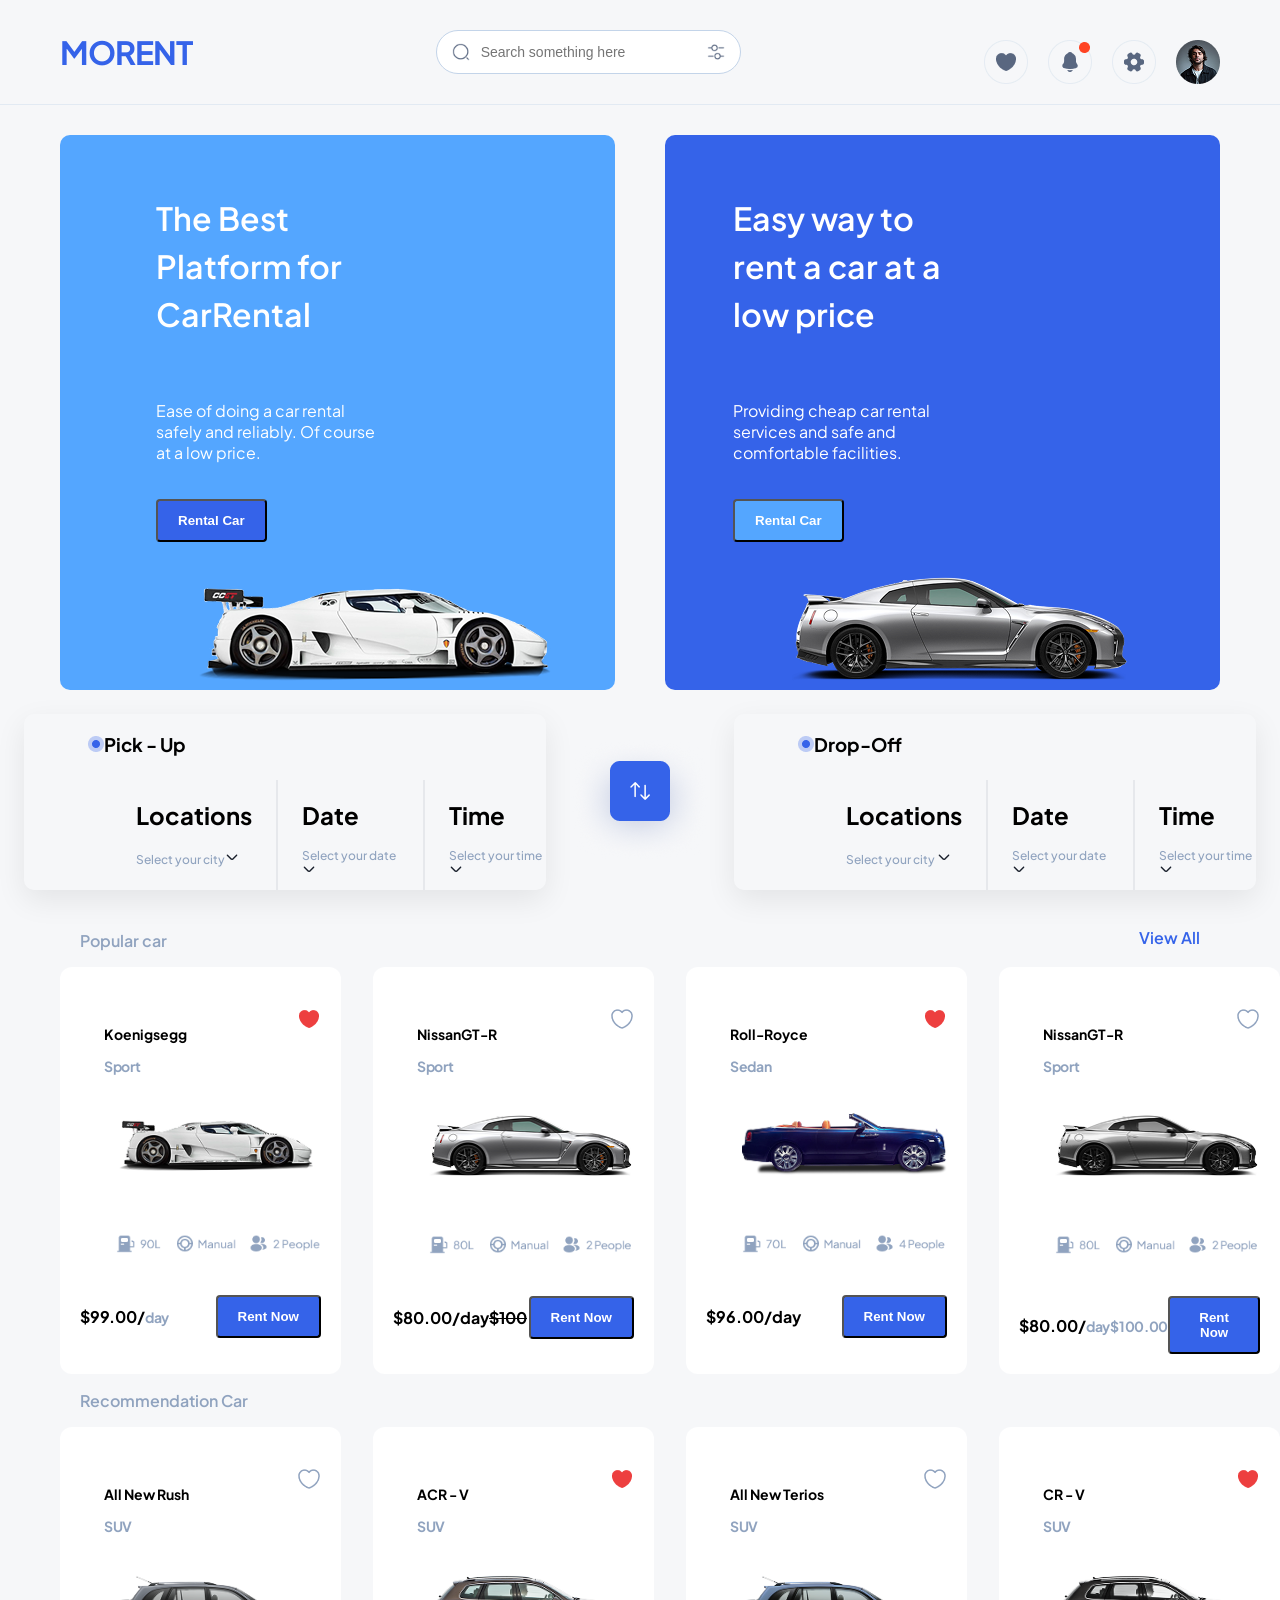
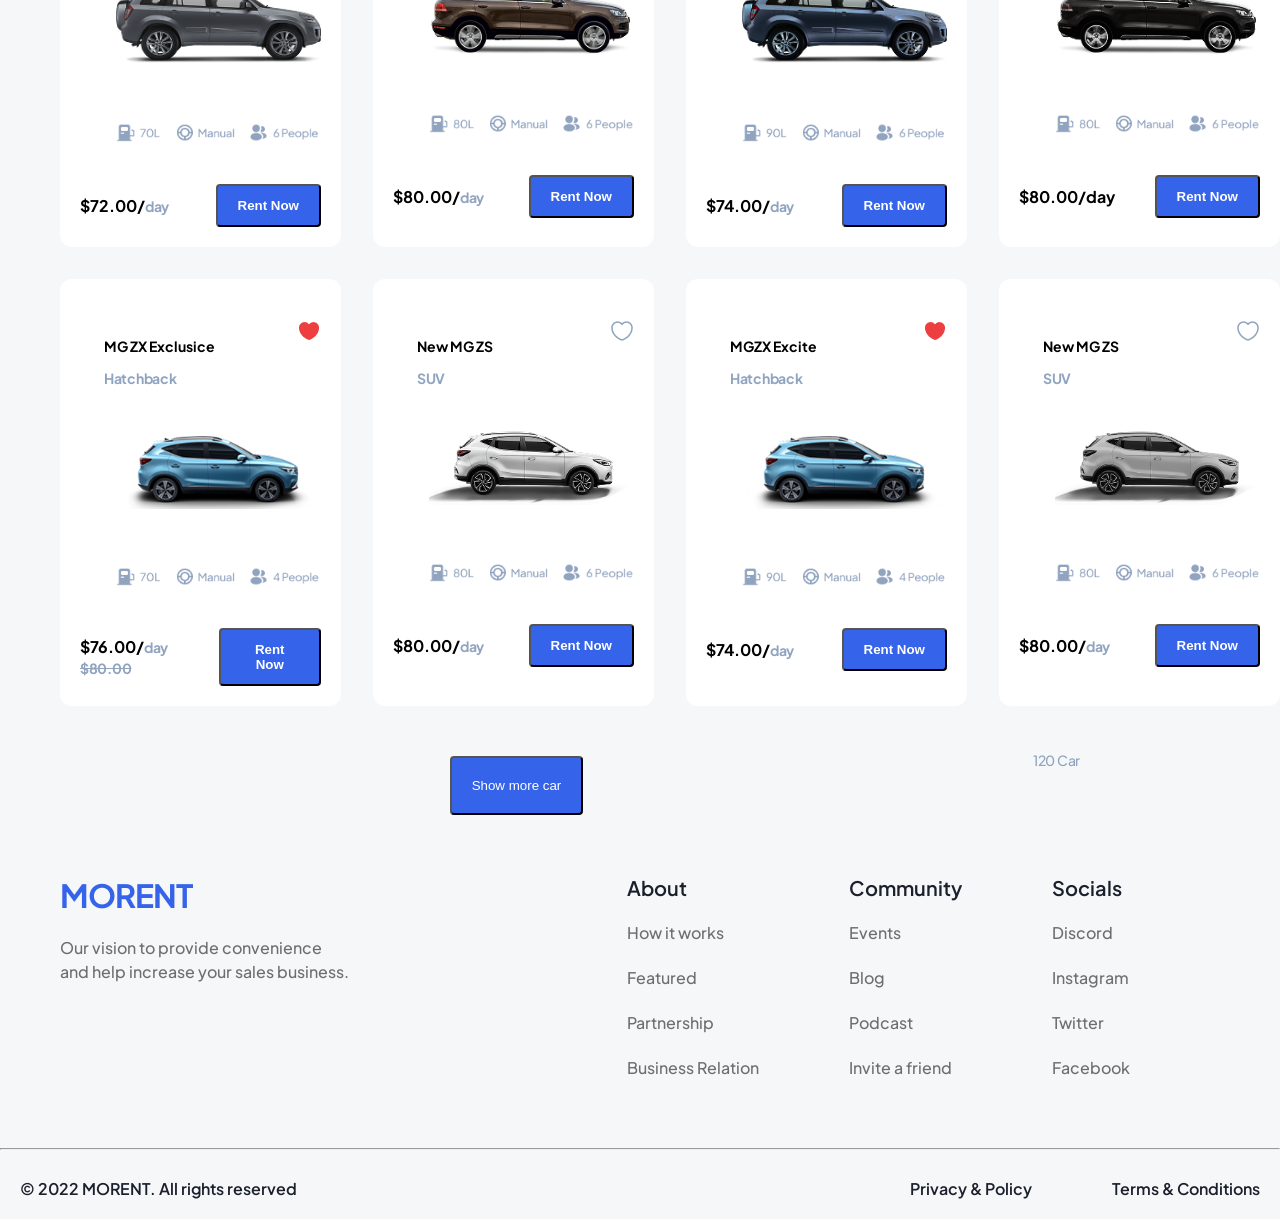
<file: index.html>
<!DOCTYPE html>
<html lang="en">
<head>
    <meta charset="UTF-8">
    <meta name="viewport" content="width=device-width, initial-scale=1.0">
    <title>Car Rent Website Design- Pickolab Studio(Community)</title>
    <link rel="preconnect" href="https://fonts.googleapis.com">
    <link rel="preconnect" href="https://fonts.gstatic.com" crossorigin>
    <link href="https://fonts.googleapis.com/css2?family=Plus+Jakarta+Sans:ital,wght@0,200..800;1,200..800&display=swap" rel="stylesheet">
    <link rel="stylesheet" href="styles/style.css">
</head>
<body>
        <header class="header-navbar">
            <div class="logo">
                MORENT
            </div>
            <div class="search">
                <img src="assets/search-normal.png" alt="search icon" class="icon left">
                <input type="search" name="search" placeholder="Search something here" class="search-btn">
                <img src="assets/filter.png" alt="filter icon" class="icon right">
            </div>
            <div class="nav-icons">
                <img src="assets/AshLike.png" alt="header like icon">
                <img src="assets/Notification.png" alt="notification icon">
                <img src="assets/Settings.png" alt="settings icon">
                <img src="assets/Profil.png" alt="profile picture">
            </div>
        </header>
    <main>
    <section>
        <section class="content">
            <section class="platform">
                <div class="rental-platform">
                    <div class="blue-rental">
                        <h2>The Best Platform for CarRental</h2>
                        <p>Ease of doing a car rental safely and reliably. Of course at a low price.</p>
                        <div><a href="./Payment Car Rent Info/payment.html"><button class="rent-btn">Rental Car</button></a></div>
                    </div>
                        <img src="assets/image7.png" alt="Car Rental 7" >
                </div>
                
                <div class="easy-rental">
                    <div class="blue-rental">
                        <h2>Easy way to rent a car at a low price</h2>
                        <p>Providing cheap car rental services and safe and comfortable facilities.</p>
                        <div><a href="./Payment Car Rent Info/payment.html"><button type="button" id="easy-btn">Rental Car</button></a></div>
                    </div>
                        
                        <img src="assets/image8.png" alt="Car Rental 8">
                </div>
               
            </section>

        <section class="locations">
            <div class="pick-up">
                <h3><img src="assets/mark.png" alt="pick up sign">Pick - Up</h3>
                <div class="sub-pickup">
                    <div>
                        <h2>Locations</h2>
                        <p>Select your city<img src="assets/arrow-down.png" alt="arrow down"></p>
                    </div>
                        <div class="divider"></div>
                    <div>
                        <h2>Date</h2>
                        <p>Select your date <img src="assets/arrow-down.png" alt="arrow down"></p>
                    </div>
                        <div class="divider"></div>
                    <div>
                        <h2>Time</h2>
                        <p>Select your time <img src="assets/arrow-down.png" alt="arrow down"></p>
                    </div>
                </div>
            </div>

            <div class="switch-icon">
                <img src="assets/Switch.png" alt="a switch icon">
            </div>

            <div class="drop-off">
                <h3><img src="assets/mark.png" alt="pick up sign">Drop-Off</h3>
                <div class="sub-pickup">
                    <div>
                        <h2>Locations</h2>
                        <p>Select your city <img src="assets/arrow-down.png" alt="arrow down"></p>
                    </div>
                        <div class="divider"></div>
                    <div>
                        <h2>Date</h2>
                        <p>Select your date <img src="assets/arrow-down.png" alt="arrow down"></p>
                    </div>
                        <div class="divider"></div>
                    <div>
                        <h2>Time</h2>
                        <p>Select your time <img src="assets/arrow-down.png" alt="arrow down"></p>
                    </div>
                </div>
            </div>
        </section>

        <section class="popular-cars">
                <div class="pop-car">
                    <p class="pop-carp">Popular car</p>
                    <p class="view-all">View All</p>
                </div>
                <section class="popular-cars-grid">
                    <div class="popular-specs">
                        <div class="car-models">
                            <div class="car-specs">
                                <p>Koenigsegg</p>
                                <span>Sport</span>
                            </div>
                            <span><img src="assets/Like.png" alt="like emoji"></span>
                        </div>

                            <img src="assets/car.png" alt="rental car">

                        <div>
                            <img src="assets/Spesification.png" alt="car specifications">
                        </div>
                        <div class="car-btn">
                            <strong>$99.00/<span>day</span></strong>
                            <a href="./Payment Car Rent Info/payment.html"><button type="button" class="rent-btn">Rent Now</button></a>
                        </div>
                    </div>

                    <div class="popular-specs">
                        <div class="car-models">
                            <div class="car-specs">
                                <p>NissanGT-R</p>
                                <span>Sport</span>
                            </div>
                            <span><img src="assets/Like2.png" alt="white like emoji"></span>
                        </div>
                        
                        <img src="assets/car2.png" alt="rental car">
                        <div>
                            <img src="assets/Spesification2.png" alt="car specifications">
                        </div>
                        <div class="car-btn">
                            <strong>$80.00/day<s>$100</s></strong>
                            <a href="./Payment Car Rent Info/payment.html"><button type="button" class="rent-btn">Rent Now</button></a>
                        </div>
                    </div>

                    <div class="popular-specs">
                        <div class="car-models">
                            <div class="car-specs">
                                <p>Roll-Royce</p>
                                <span>Sedan</span>
                            </div>
                                <span><img src="assets/Like.png" alt="like emoji"></span>
                        </div>
                            <img src="assets/Car3.png" alt="rental car">
                        <div>
                            <img src="assets/Spesification3.png" alt="car specifications">
                        </div>
                        <div class="car-btn">
                            <strong>$96.00/day</strong>
                            <a href="./Payment Car Rent Info/payment.html"><button type="button" class="rent-btn">Rent Now</button></a>
                        </div>
                    </div>

                    <div class="popular-specs">
                        <div class="car-models">
                            <div class="car-specs">
                                <p>NissanGT-R</p>
                                <span>Sport</span>
                            </div>
                            <span><img src="assets/Like2.png" alt="white like emoji"></span>
                        </div>
                        <img src="assets/Car4.png" alt="rental car">

                        <div>
                            <img src="assets/Spesification2.png" alt="car specifications">
                        </div>
                        <div class="car-btn">
                            <strong>$80.00/<span>day</span><span>$100.00</span></strong>
                            <a href="./Payment Car Rent Info/payment.html"><button type="button" class="rent-btn">Rent Now</button></a>
                        </div>
                    </div>
                </section>

                <section>
                        <p id="recomm-para">Recommendation Car</p>
                        <div class="recommendation-cars-grid">
                            <div class="popular-specs">
                                <div class="car-models">
                                    <div class="car-specs">
                                        <p>All New Rush</p>
                                        <span>SUV</span>
                                    </div>
                                    <span><img src="assets/Like2.png" alt="white like emoji"></span>
                                </div>
                                    <img src="assets/Car5.png" alt="rental car">
                                <div>
                                    <img src="assets/Spesification4.png" alt="car specifications">
                                </div>
                                <div class="car-btn">
                                    <strong>$72.00/<span>day</span></strong>
                                    <a href="./Payment Car Rent Info/payment.html"><button type="button" class="rent-btn">Rent Now</button></a>
                                </div>
                            </div>

                             <div class="popular-specs">
                                <div class="car-models">
                                    <div class="car-specs">
                                        <p>ACR - V</p>
                                        <span>SUV</span>
                                    </div>
                                    <span><img src="assets/Like.png" alt="like emoji"></span>
                                </div>
                                    <img src="assets/Car6.png" alt="rental car">
                                <div>
                                    <img src="assets/Spesification5.png" alt="car specifications">
                                </div>
                                <div class="car-btn">
                                    <strong>$80.00/<span>day</span></strong>
                                    <a href="./Payment Car Rent Info/payment.html"><button type="button" class="rent-btn">Rent Now</button></a>
                                </div>
                            </div>

                             <div class="popular-specs">
                                <div class="car-models">
                                    <div class="car-specs">
                                        <p>All New Terios</p>
                                        <span>SUV</span>
                                    </div>
                                    <span><img src="assets/Like2.png" alt="white like emoji"></span>
                                </div>
                                <img src="assets/Car7.png" alt="rental car">
                                <div>
                                    <img src="assets/Spesification6.png" alt="car specifications">
                                </div>
                                <div class="car-btn">
                                    <strong>$74.00/<span>day</span></strong>
                                    <a href="./Payment Car Rent Info/payment.html"><button type="button" class="rent-btn">Rent Now</button></a>
                                </div>
                            </div>

                             <div class="popular-specs">
                                <div class="car-models">
                                    <div class="car-specs">
                                        <p>CR - V</p>
                                        <span>SUV</span>
                                    </div>
                                    <span><img src="assets/Like.png" alt="like emoji"></span>
                                </div>
                                    <img src="assets/Car8.png" alt="rental car">
                                <div>
                                    <img src="assets/Spesification5.png" alt="car specifications">
                                </div>
                                <div class="car-btn">
                                    <strong>$80.00/day</strong>
                                    <a href="./Payment Car Rent Info/payment.html"><button type="button" class="rent-btn">Rent Now</button></a>
                                </div>
                            </div>
                
                            <div class="popular-specs">
                                <div class="car-models">
                                    <div class="car-specs">
                                        <p>MG ZX Exclusice</p>
                                        <span>Hatchback</span>
                                    </div>
                                    <span><img src="assets/Like.png" alt="like emoji"></span>
                                </div>
                                    <img src="assets/Car9.png" alt="rental car">
                                <div>
                                    <img src="assets/Spesification3.png" alt="car specifications">
                                </div>
                                <div class="car-btn">
                                    <strong>$76.00/<span>day</span> <span><s>$80.00</s></span></strong>
                                    <a href="./Payment Car Rent Info/payment.html"><button type="button" class="rent-btn">Rent Now</button></a>
                                </div>
                            </div>

                             <div class="popular-specs">
                                <div class="car-models">
                                    <div class="car-specs">
                                        <p>New MG ZS</p>
                                        <span>SUV</span>
                                    </div>
                                    <span><img src="assets/Like2.png" alt="white like emoji"></span>
                                </div>
                                    <img src="assets/Car10.png" alt="rental car">
                                <div>
                                    <img src="assets/Spesification5.png" alt="car specifications">
                                </div>
                                <div class="car-btn">
                                    <strong>$80.00/<span>day</span></strong>
                                    <a href="./Payment Car Rent Info/payment.html"><button type="button" class="rent-btn">Rent Now</button></a>
                                </div>
                            </div>

                             <div class="popular-specs">
                                <div class="car-models">
                                    <div class="car-specs">
                                        <p>MGZX Excite</p>
                                        <span>Hatchback</span>
                                    </div>
                                        <span><img src="assets/Like.png" alt="like emoji"></span>
                                </div>
                                    <img src="assets/Car11.png" alt="rental car">
                                <div>
                                    <img src="assets/Spesification7.png" alt="car specifications">
                                </div>
                                <div class="car-btn">
                                    <strong>$74.00/<span>day</span></strong>
                                    <a href="./Payment Car Rent Info/payment.html"><button type="button" class="rent-btn">Rent Now</button></a>
                                </div>
                            </div>

                             <div class="popular-specs">
                                 <div class="car-models">
                                    <div class="car-specs">
                                        <p>New MG ZS</p>
                                        <span>SUV</span>
                                    </div>
                                    <span><img src="assets/Like2.png" alt="white like emoji"></span>
                                </div>
                                    <img src="assets/Car12.png" alt="rental car">
                                <div>
                                    <img src="assets/Spesification5.png" alt="car specifications">
                                </div>
                                <div class="car-btn">
                                    <strong>$80.00/<span>day</span></strong>
                                    <a href="./Payment Car Rent Info/payment.html"><button type="button" class="rent-btn">Rent Now</button></a>
                                </div>
                            </div>

                        </div>
                </section>

        </section>
            <div class="more-cars">
                <div class="more-class">
                    <button type="button" class="show-btn">Show more car</button>
                </div>
                <div>
                    <p class="numof-cars">120 Car</p>
                </div>
            </div>
        </section>

        <footer>
            <section class="footer-section">
                <div class="morent-vision">
                    <h2 class="logo">MORENT</h2><br>
                    <p>Our vision to provide convenience and help increase your sales business.</p>
                </div>
                <div class="footer-links">
                    <div>
                        <div class="foot-socials">About</div><br>
                        <a href="#">How it works</a><br>
                        <a href="#">Featured</a><br>
                        <a href="#">Partnership</a><br>
                        <a href="#">Business Relation</a>
                    </div>
                    <div>
                        <div class="foot-socials">Community</div><br>
                        <a href="#">Events</a><br>
                        <a href="#">Blog</a><br>
                        <a href="#">Podcast</a><br>
                        <a href="#">Invite a friend</a>
                    </div>
                    <div>
                        <div class="foot-socials">Socials</div><br>
                        <a href="#">Discord</a><br>
                        <a href="#">Instagram</a><br>
                        <a href="#">Twitter</a><br>
                        <a href="#">Facebook</a>
                    </div>
                </div>
            </section>
            <hr>
            <div class="terms-conditions">
                <div class="reserved">
                    <a href="#">&copy; 2022 MORENT. All rights reserved</a>
                </div>
                <div class="left-footer">
                    <a href="#">Privacy &amp; Policy </a>
                    <a href="#">Terms &amp; Conditions</a>
                </div>
            </div>
        </footer>

    </section> 
</main>  
</body>
</html>
</file>
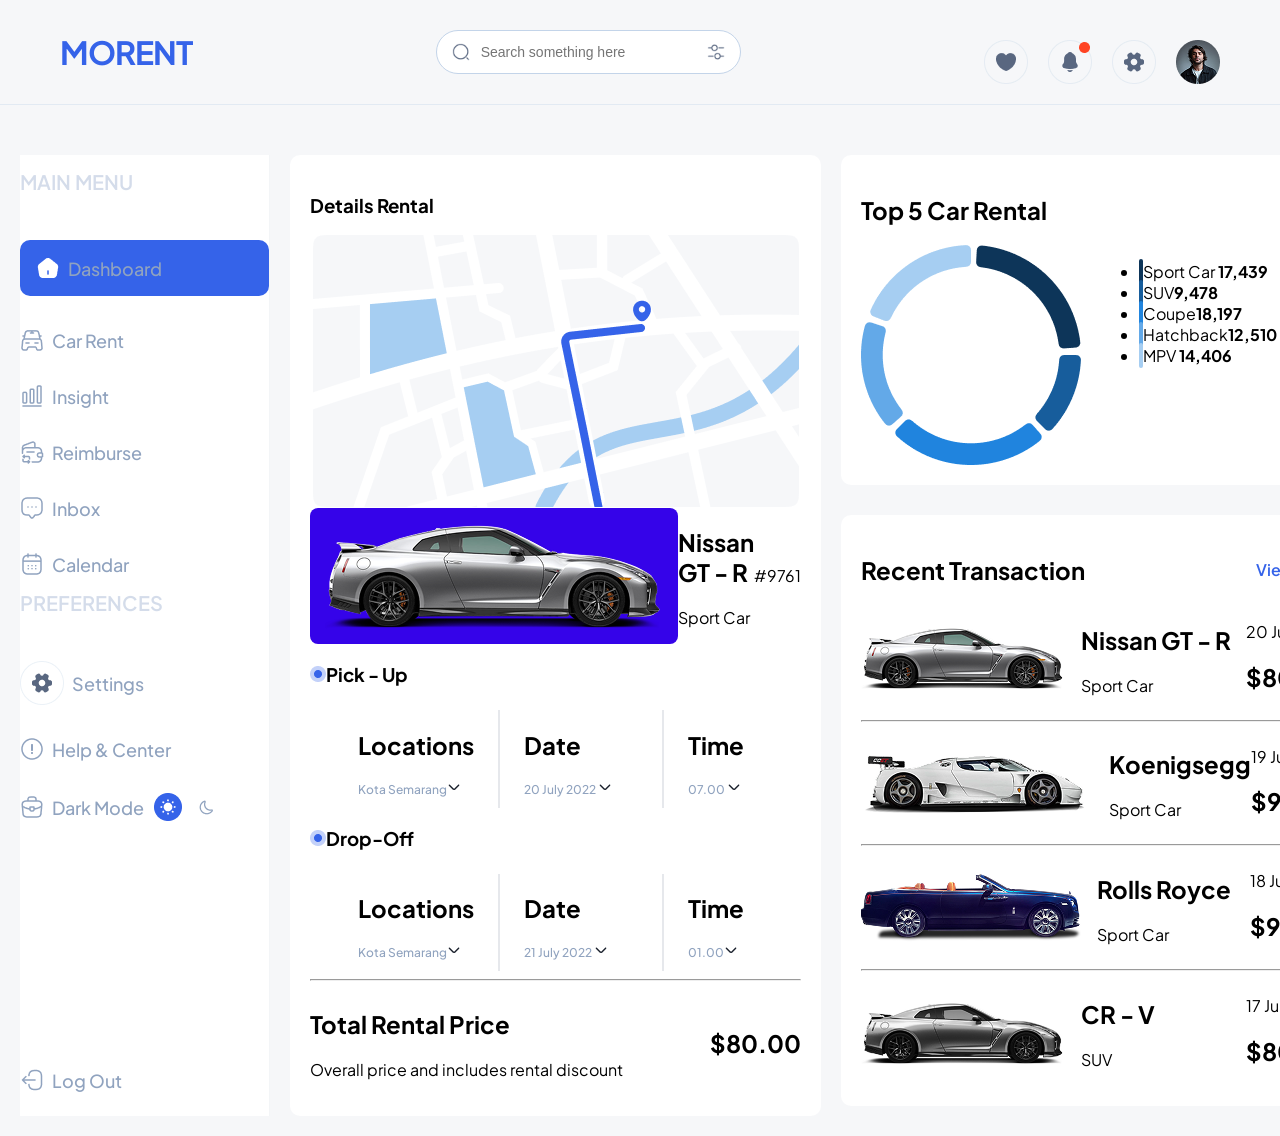
<file: Dashboard Admin Car Rent/dashboard.html>
<!DOCTYPE html>
<html lang="en">
<head>
    <meta charset="UTF-8">
    <meta name="viewport" content="width=device-width, initial-scale=1.0">
    <title>Dashboard Admin Car Rent</title>
    <link rel="preconnect" href="https://fonts.googleapis.com">
    <link rel="preconnect" href="https://fonts.gstatic.com" crossorigin>
    <link href="https://fonts.googleapis.com/css2?family=Plus+Jakarta+Sans:ital,wght@0,200..800;1,200..800&display=swap" rel="stylesheet">
    <link rel="stylesheet" href="style.css">
</head>
<body>
    <header class="header-navbar">
            <div class="logo">
                MORENT
            </div>
            <div class="search">
                <img src="../assets/search-normal.png" alt="search icon" class="icon left">
                <input type="search" name="search" placeholder="Search something here" class="search-btn">
                <img src="../assets/filter.png" alt="filter icon" class="icon right">
            </div>
            <div class="nav-icons">
                <img src="../assets/AshLike.png" alt="header like icon">
                <img src="../assets/Notification.png" alt="notification icon">
                <img src="../assets/Settings.png" alt="settings icon">
                <img src="../assets/Profil.png" alt="profile picture">
            </div>
        </header>

        <main>
            <section class="dashboard-cont">
                <nav class="navbar">
                    <div class="main-menu">
                        <h2>MAIN MENU</h2>
                        <a href="#" class="dash-menu"><img src="../assets/home.png" alt="Home">Dashboard</a>
                        <a href="#"><img src="../assets/navcar.png" alt="Car">Car Rent</a>
                        <a href="#"><img src="../assets/chart.png" alt="Chart">Insight</a>
                        <a href="#"><img src="../assets/empty-wallet-change.png" alt="Wallet">Reimburse</a>
                        <a href="#"><img src="../assets/message.png" alt="Message">Inbox</a>
                        <a href="#"><img src="../assets/calendar.png" alt="Calendar">Calendar</a>
                    </div>
                    
                    <div class="preferences">
                        <h2>PREFERENCES</h2>
                        <a href="#"><img src="../assets/Settings.png" alt="Settings">Settings</a>
                        <a href="#"><img src="../assets/info-circle.png" alt="Information">Help &amp; Center</a>
                        <div class="dark-mode">
                            <a href="#"><img src="../assets/briefcase.png" alt="Case">Dark Mode</a>
                            <img src="../assets/Group 427320607.png" alt="">
                            <img src="../assets/Group 427320608.png" alt="">
                        </div>
                    </div>
                    <div class="logout">
                        <a href="#"><img src="../assets/logout.png" alt="Logout">Log Out</a>
                    </div>
                </nav>

                <div class="rent-details">
                    <h3>Details Rental</h3>
                    <div class="img-details">
                        <img src="../assets/Maps.png" alt="Map">
                    </div>
                    <div class="car-model">
                        <div class="nissan-car">
                            <img src="../assets/image8.png" alt="Car">
                        </div>
                        <div class="sport-car">
                            <h2>Nissan GT - R</h2>
                            <p>Sport Car</p>
                        </div>
                        <span>#9761</span>
                    </div>
                     <div class="pick-up">
                            <h3><img src="../assets/mark.png" alt="pick up sign">Pick - Up</h3>
                            <div class="sub-pickup">
                                <div>
                                    <h2>Locations</h2>
                                    <p>Kota Semarang<img src="../assets/arrow-down.png" alt="arrow down"></p>
                                </div>
                                    <div class="divider"></div>
                                <div>
                                    <h2>Date</h2>
                                    <p>20 July 2022 <img src="../assets/arrow-down.png" alt="arrow down"></p>
                                </div>
                                    <div class="divider"></div>
                                <div>
                                    <h2>Time</h2>
                                    <p>07.00 <img src="../assets/arrow-down.png" alt="arrow down"></p>
                                </div>
                            </div>
                        </div>

                <div class="drop-off">
                    <h3><img src="../assets/mark.png" alt="pick up sign">Drop-Off</h3>
                    <div class="sub-pickup">
                        <div>
                            <h2>Locations</h2>
                            <p>Kota Semarang<img src="../assets/arrow-down.png" alt="arrow down"></p>
                        </div>
                            <div class="divider"></div>
                        <div>
                            <h2>Date</h2>
                            <p>21 July 2022 <img src="../assets/arrow-down.png" alt="arrow down"></p>
                        </div>
                            <div class="divider"></div>
                        <div>
                            <h2>Time</h2>
                            <p>01.00<img src="../assets/arrow-down.png" alt="arrow down"></p>
                        </div>
                </div>
             </div>
             <hr>

             <div class="rent-price">
                <div class="discount">
                    <h2>Total Rental Price</h2>
                    <p>Overall price and includes rental discount</p>
                </div>
                <h2>$80.00</h2>
             </div>
             </div>
            <div class="right-content">
                <div class="top5-car-rental">
                    <div class="top5">
                        <h2>Top 5 Car Rental</h2>
                        <img src="../assets/more.png" alt="More option dots">
                    </div>
                    <div class="top-car">
                        <img src="../assets/Chart2.png" alt="Chart" class="chart-img">
                        <div>
                            <ul class="content">
                                <li><span class="dot sport"></span>Sport Car <strong>17,439</strong></li>
                                <li><span class="dot suv"></span>SUV<strong>9,478</strong></li>
                                <li><span class="dot coupe"></span>Coupe<strong>18,197</strong></li>
                                <li><span class="dot hatch"></span>Hatchback<strong>12,510</strong></li>
                                <li><span class="dot mpv"></span>MPV <strong>14,406</strong></li>
                            </ul>
                        </div>
                    </div>
                </div>

                <div class="transactions">
                    <div class="rec-trans">
                        <h2>Recent Transaction</h2>
                        <p class="view-all">View All</p>
                    </div>
                    <div class="rented-cars">
                        <div class="car-types">
                            <div class="best-cars">
                                <img src="../assets/car2.png" alt="Nissan">
                                <div>
                                    <h2>Nissan GT - R</h2>
                                    <p>Sport Car</p>
                                </div>
                            </div>
                            
                            <div>
                                <p>20 July</p>
                                <h2>$80.00</h2>
                            </div>
                        </div>
                        <hr>
                        <div class="car-types">
                            <div class="best-cars">
                                <img src="../assets/car.png" alt="Koenigsegg">
                                <div>
                                    <h2>Koenigsegg</h2>
                                    <p>Sport Car</p>
                                </div>
                            </div>
                            
                            <div>
                                <p>19 July</p>
                                <h2>$99.00</h2>
                            </div>
                        </div>
                        <hr>
                        <div class="car-types">
                            <div class="best-cars">
                                <img src="../assets/Car3.png" alt="Rolls-Royce">
                                 <div>
                                    <h2>Rolls Royce</h2>
                                    <p>Sport Car</p>
                                </div>
                            </div>
                           
                            <div>
                                <p>18 July</p>
                                <h2>$96.00</h2>
                            </div>
                        </div>
                        <hr>
                        <div class="car-types">
                            <div class="best-cars">
                                <img src="../assets/Car4.png" alt="CR-V">
                                 <div>
                                    <h2>CR - V</h2>
                                    <p>SUV</p>
                                 </div>
                            </div>
                           
                            <div>
                                <p>17 July</p>
                                <h2>$80.00</h2>
                            </div>
                        </div>
                    </div>
                </div>
            </div>
            </section>
      </main>
</body>
</html>
</file>
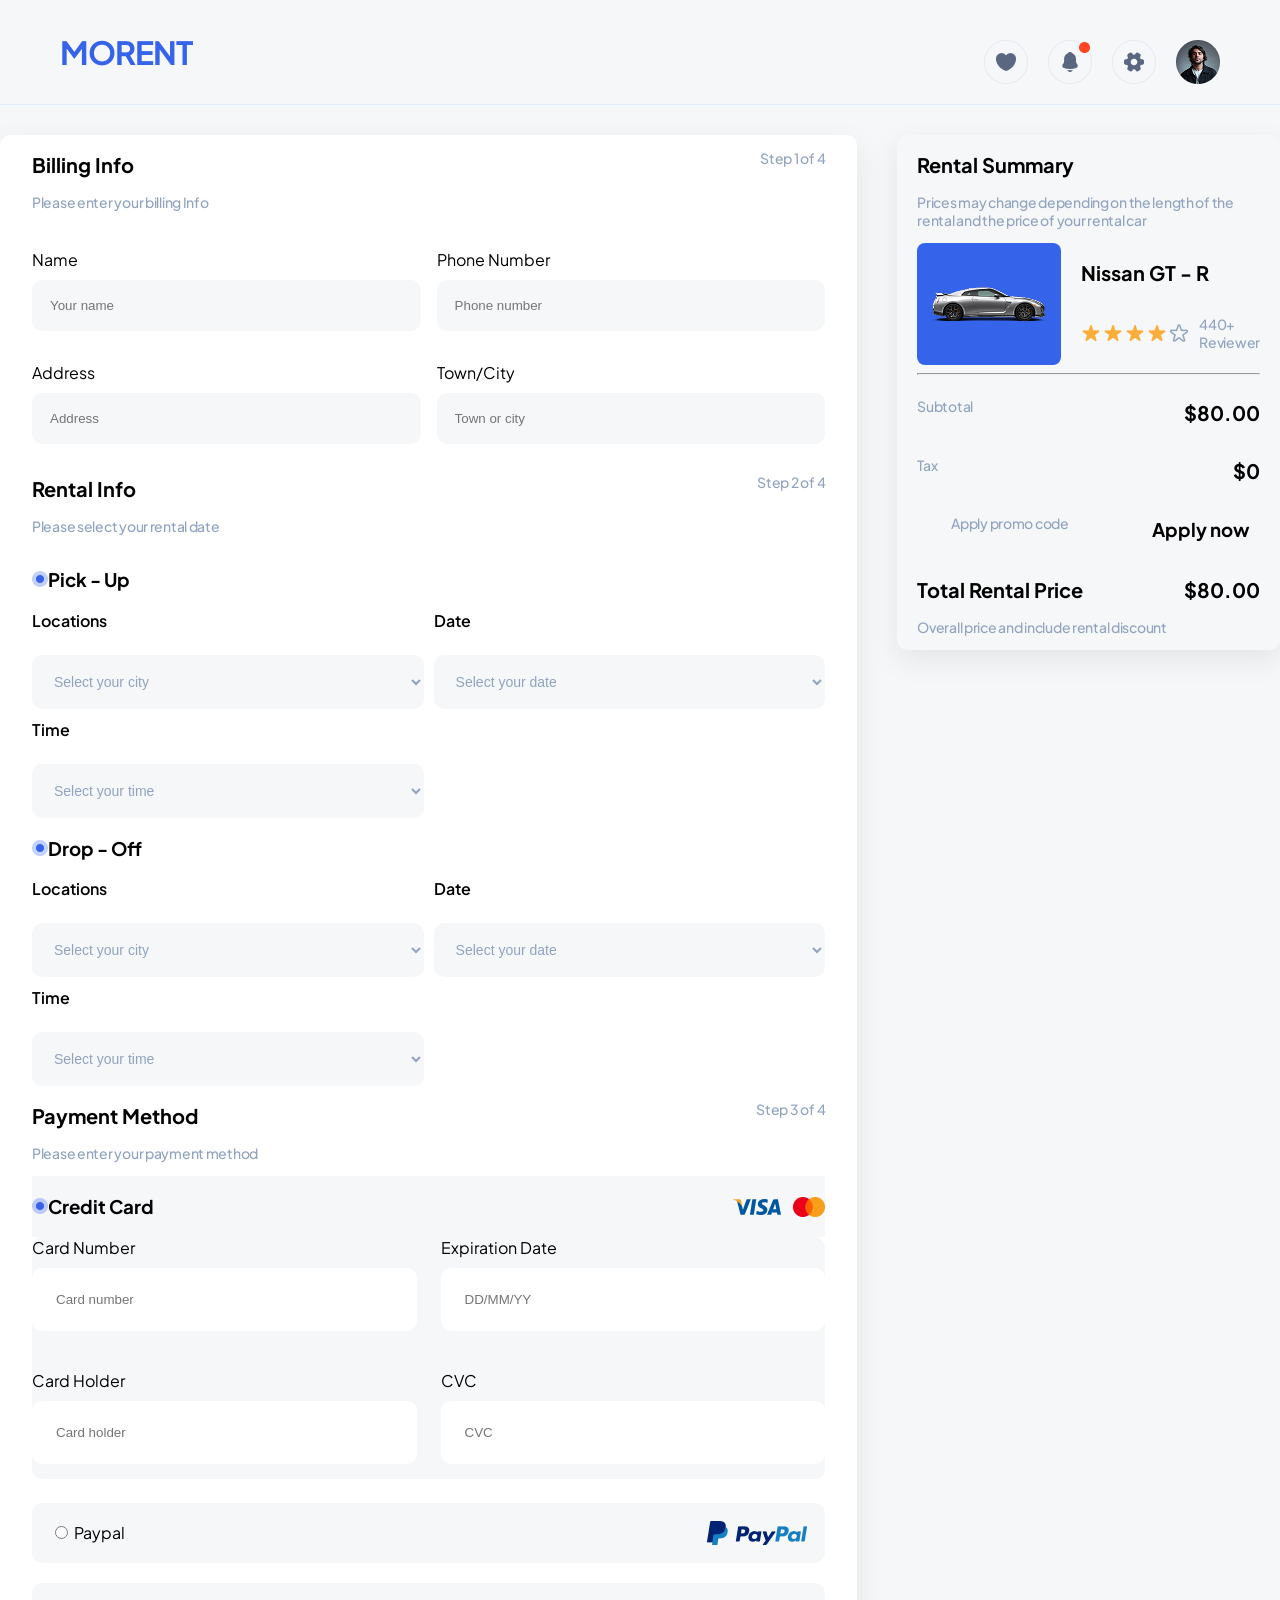
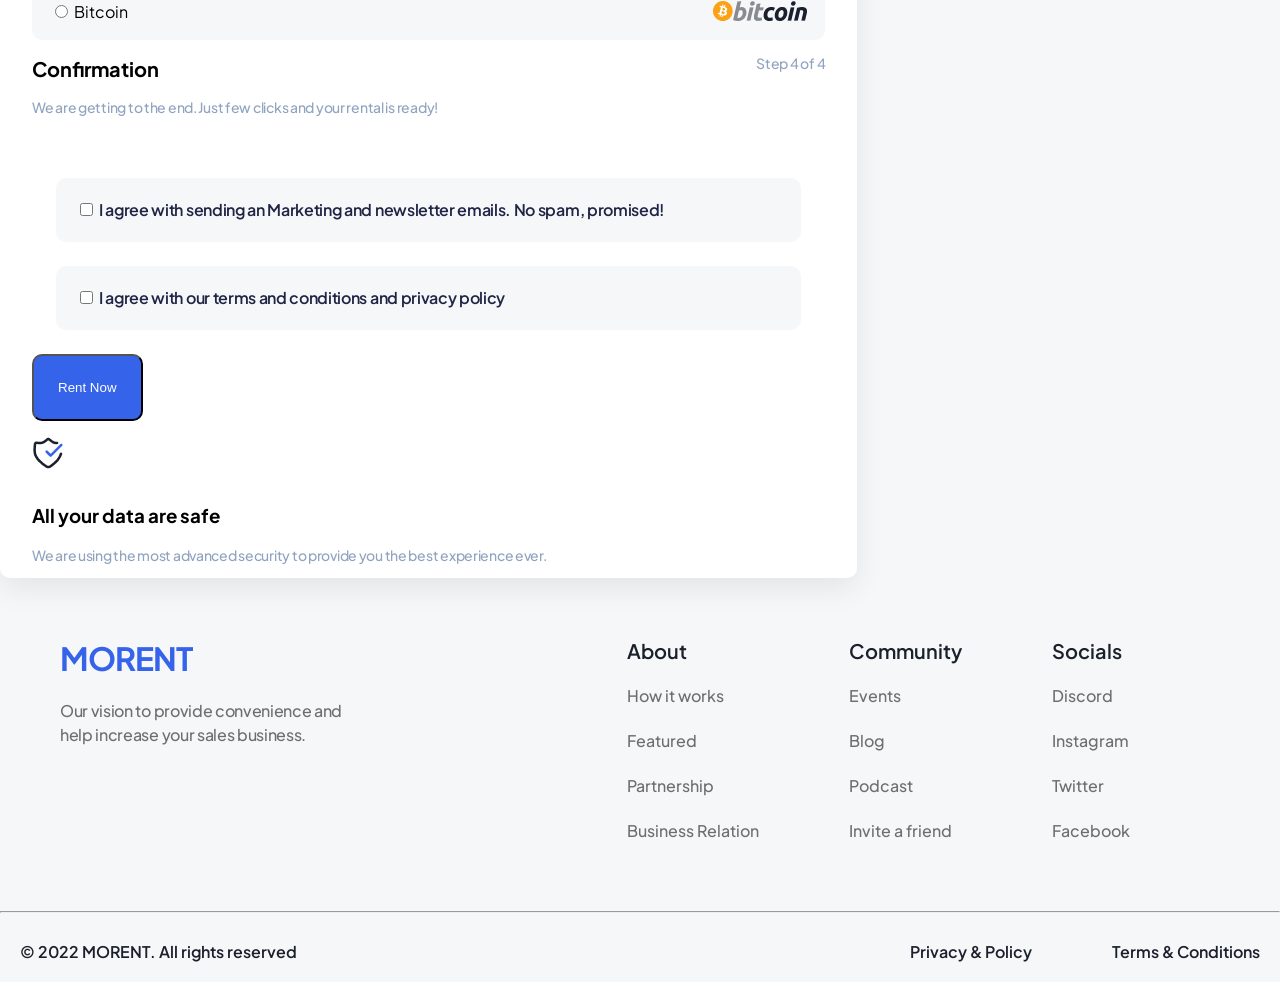
<file: Payment Car Rent Info/payment.html>
<!DOCTYPE html>
<html lang="en">
<head>
    <meta charset="UTF-8">
    <meta name="viewport" content="width=device-width, initial-scale=1.0">
    <title>Payment Car Rent</title>
    <link rel="preconnect" href="https://fonts.googleapis.com">
    <link rel="preconnect" href="https://fonts.gstatic.com" crossorigin>
    <link href="https://fonts.googleapis.com/css2?family=Plus+Jakarta+Sans:ital,wght@0,200..800;1,200..800&display=swap" rel="stylesheet">
    <link rel="stylesheet" href="style.css">
</head>
<body>
    <header class="header-navbar">
            <div class="logo">
                MORENT
            </div>
            <div class="nav-icons">
                <img src="../assets/AshLike.png" alt="header like icon">
                <img src="../assets/Notification.png" alt="notification icon">
                <img src="../assets/Settings.png" alt="settings icon">
                <img src="../assets/Profil.png" alt="profile picture">
            </div>
        </header>

        <main>
        <section class="billing-summary">
            <div class="payment">
                    <div class="bill">
                        <div>
                            <h2>Billing Info</h2>
                            <p> Please enter your billing Info</p>
                        </div>
                        <p>Step 1 of 4</p>
                    </div>
                    <div class="billing-info">
                        <div class="client-info">
                            <label for="name">Name</label>
                            <input type="text" placeholder="Your name" class="input-field">
                        </div>
                        <div class="client-info">
                            <label for="">Phone Number</label>
                            <input type="text" placeholder="Phone number" class="input-field">
                        </div>
                        <div class="client-info">
                            <label for="">Address</label>
                            <input type="text" placeholder="Address" class="input-field">
                        </div>
                        <div class="client-info">
                            <label for="">Town/City</label>
                            <input type="text" placeholder="Town or city" class="input-field">
                        </div>
                    </div>

                
                    <div class="bill">
                        <div>
                            <h2>Rental Info</h2>
                            <p>Please select your rental date</p>
                        </div>
                        <p>Step 2 of 4</p>
                    </div>
                    <div class="rent-info">
                        <h3><img src="../assets/mark.png" alt="Mark">Pick -  Up</h3>
                        <div class="pick-up">
                            <div class="delivery-info">
                                <label for="city">Locations</label>
                                <select name="city" id="city" class="input-field">
                                    <option value="city">Select your city</option>
                                </select>
                            </div>
                            <div class="delivery-info">
                                <label for="date">Date</label>
                                <select name="date" id="date" class="input-field">
                                    <option value="date">Select your date</option>
                                </select>
                            </div>
                            <div class="delivery-info">
                                <label for="time">Time</label>
                                <select name="time" id="time" class="input-field">
                                    <option value="time">Select your time</option>
                                </select>
                            </div>
                        </div>

                        <h3><img src="../assets/mark.png" alt="Mark sign">Drop -  Off</h3>
                        <div class="drop-off">
                            <div class="delivery-info">
                                <label for="loc">Locations</label>
                                <select name="loc" id="loc" class="input-field">
                                    <option value="loc">Select your city</option>
                                </select>
                            </div>
                            <div class="delivery-info">
                                <label for="dat">Date</label>
                                <select name="dat" id="dat" class="input-field">
                                    <option value="dat">Select your date</option>
                                </select>
                            </div>
                            <div class="delivery-info">
                                <label for="timing">Time</label>
                                <select name="timing" id="timing" class="input-field">
                                    <option value="timing">Select your time</option>
                                </select>
                            </div>
                        </div>
                 </div>

                
                    <div class="bill">
                        <div>
                            <h2>Payment Method</h2>
                            <p>Please enter your payment method</p>
                        </div>
                        <p>Step 3 of 4</p>
                    </div>
                    <div class="payment-method">
                        <div class="visa-card">
                            <h3><img src="../assets/mark.png" alt="Mark sign">Credit Card</h3>
                            <img src="../assets/Visa.png" alt="Visa logo">
                        </div>
                        <div class="credit">
                            <div class="card-label">
                                <label for="card">Card Number</label>
                                <input type="text" name="card" id="card" class="credit-card" placeholder="Card number">
                            </div>
                            <div class="card-label">
                                <label for="ex-date">Expiration Date</label>
                                <input type="dat" name="date" id="ex-date" class="credit-card" placeholder="DD/MM/YY">
                            </div>
                            <div class="card-label">
                                <label for="holder">Card Holder</label>
                                <input type="text" name="holder" id="holder" class="credit-card" placeholder="Card holder">
                            </div>
                            <div class="card-label">
                                <label for="cv">CVC</label>
                                <input type="text" name="cvc" id="cv" class="credit-card" placeholder="CVC">
                            </div>
                        </div>

                        <div class="paycoin">
                            <div class="paypal">
                                <div>
                                    <input type="radio" name="paypal" id="paypal" class="input-field">
                                    <label for="paypal">Paypal</label>
                                </div>
                                <img src="../assets/PayPal.png" alt="">
                            </div>
                            <div class="bitcoin">
                                <div>
                                    <input type="radio" name="bitcoin" id="bitcoin" class="input-field">
                                    <label for="bitcoin">Bitcoin</label>
                                </div>
                                <img src="../assets/Bitcoin.png" alt="">
                            </div>
                        </div>
                    </div>

                    <div class="bill">
                        <div>
                            <h2>Confirmation</h2>
                            <p>We are getting to the end. Just few clicks and your rental is ready!</p>
                        </div>
                        <p>Step 4 of 4</p>
                    </div>
                    <div class="confirmation">
                        <div class="agreement">
                            <div class="agree-statement">
                                <input type="checkbox" name="confirm" id="send-mails" >
                                <label for="firm" class="ag-label">I agree with sending an Marketing and newsletter emails. No spam, promised!</label>
                            </div>
                            <div class="agree-terms">
                                <input type="checkbox" name="confirm" id="agreement">
                                <label for="agreement" class="ag-label">I agree with our terms and conditions and privacy policy</label>
                            </div>
                        </div>

                        <button type="button" class="rental-btn">Rent Now</button>
                        <div class="data-safety">
                            <img src="../assets/ic-security-safety.png" alt="Security safety sign">
                            <div class="safety">
                                <h3>All your data are safe</h3>
                                <p>We are using the most advanced security to provide you the best experience ever.</p>
                            </div>
                        </div>
                    </div>
            </div>
            <div class="rental-summary">
                <h2>Rental Summary</h2>
                <p>Prices may change depending on the length of the rental and the price of your rental car</p>
                <div class="review">
                    <div class="nissan-car">
                        <img src="../assets/Paycar.png" alt="Nissan GT car">
                    </div>
                    <div>
                        <h2>Nissan GT - R</h2>
                        <div class="rev-feedback">
                            <img src="../assets/ReviewStar.png" alt="Review Star">
                            <p>440+ Reviewer</p>
                        </div>
                    </div>
                </div>

                <hr>

                <div class="rent-amt">
                    <p>Subtotal</p>
                    <h2>$80.00</h2>
                </div>
                <div class="rent-amt">
                    <p>Tax</p>
                    <h2>$0</h2>
                </div>

                <div class="apply">
                    <p>Apply promo code</p>
                    <h3>Apply now</h3>
                </div>

                <div class="rent-amt">
                    <div>
                        <h2>Total Rental Price</h2>
                        <p>Overall price and include rental discount</p>
                    </div>
                    <h2>$80.00</h2>
                </div>

            </div>

        </section>

   </main> 

   <footer>
            <section class="footer-section">
                <div class="morent-vision">
                    <h2 class="logo">MORENT</h2><br>
                    <p>Our vision to provide convenience and help increase your sales business.</p>
                </div>
                <div class="footer-links">
                    <div>
                        <div class="foot-socials">About</div><br>
                        <a href="#">How it works</a><br>
                        <a href="#">Featured</a><br>
                        <a href="#">Partnership</a><br>
                        <a href="#">Business Relation</a>
                    </div>
                    <div>
                        <div class="foot-socials">Community</div><br>
                        <a href="#">Events</a><br>
                        <a href="#">Blog</a><br>
                        <a href="#">Podcast</a><br>
                        <a href="#">Invite a friend</a>
                    </div>
                    <div>
                        <div class="foot-socials">Socials</div><br>
                        <a href="#">Discord</a><br>
                        <a href="#">Instagram</a><br>
                        <a href="#">Twitter</a><br>
                        <a href="#">Facebook</a>
                    </div>
                </div>
            </section>
            <hr>
            <div class="terms-conditions">
                <div>
                <a href="#">&copy; 2022 MORENT. All rights reserved</a>
                </div>
                <div class="left-footer">
                <a href="#">Privacy &amp; Policy </a>
                <a href="#">Terms &amp; Conditions</a>
                </div>
            </div>
        </footer>
</body>
</html>
</file>
<file: styles/style.css>
* {
  box-sizing: border-box;
}

body {
  font-family: "Plus Jakarta Sans", sans-serif;
  background-color: #f6f7f9;
  margin: 0;
}

.header-navbar {
  display: flex;
  align-items: center;
  padding: 20px 60px;
  justify-content: space-between;
  gap: 2px;
  border-bottom: 1px solid #c3d4e966;
  margin-bottom: 30px;
}

.nav-icons {
  display: flex;
  gap: 20px;
  margin-top: 20px;
}

.logo {
  font-weight: 700;
  font-size: 32px;
  letter-spacing: -0.03em;
  color: #3563e9;
}

.search {
  position: relative;
  max-width: 400px;
}

.search input {
  width: 100%;
  padding: 0 44px;
  padding-left: 44px;
  padding-right: 84px;
  border: 1px solid #c3d4e9;
  border-radius: 70px;
  font-size: 14px;
  height: 44px;
}

.search .icon {
  position: absolute;
  top: 50%;
  transform: translateY(-50%);
  width: 18px;
  height: 18px;
}

.search .icon.left {
  left: 16px;
}

.search .icon.right {
  right: 16px;
}

.rental-platform {
  background-color: #54a6ff;
  border-radius: 10px;
  color: white;
  padding-left: 64px;
  max-width: 100%;
  overflow: hidden;
}

.rental-platform img {
  display: block;
  margin: 0 auto;
}

.platform {
  display: grid;
  grid-template-columns: repeat(2, 1fr);
  gap: 50px;
  padding: 0 60px;
}

.easy-rental {
  background-color: #3563e9;
  border-radius: 10px;
  color: white;
  padding-left: 36px;
  max-width: 100%;
}

.easy-rental img {
  display: block;
  margin: 0 auto;
}

.blue-rental {
  display: grid;
  flex-direction: column;
  gap: 20px;
  border-radius: 12px;
  padding: 32px;
  max-width: 284px;
}

.blue-rental h2 {
  font-size: 32px;
  font-weight: 600;
  line-height: 150%;
}

.rent-btn {
  padding: 12px 20px;
  gap: 8px;
  background-color: #3563e9;
  color: white;
  border-radius: 4px;
  font-weight: 600;
}

#easy-btn {
  padding: 12px 20px;
  gap: 8px;
  background-color: #54a6ff;
  color: white;
  border-radius: 4px;
  font-weight: 600;
}

.locations {
  display: flex;
  align-items: center;
  justify-content: center;
  border-radius: 10px;
  padding: 24px;
  margin: 0 auto;
  gap: 24px;
}

.pick-up {
  box-shadow: 0 10px 30px rgb(0 0 0 / 8%);
  border-radius: 10px;
  width: 100%;
  padding-left: 64px;
}

.divider {
  width: 2px;
  background: #e6e8ec;
}

.sub-pickup {
  display: grid;
  grid-template-columns: 1fr auto 1fr auto 1fr;
  align-items: stretch;
  margin-top: 24px;
  padding-left: 48px;
  gap: 24px;
  flex-wrap: wrap;
}

.sub-pickup p {
  font-weight: 500;
  font-size: 12px;
  line-height: 100%;
  color: #90a3bf;
}

.drop-off {
  box-shadow: 0 10px 30px rgb(0 0 0 / 8%);
  padding-left: 64px;
  width: 100%;
  border-radius: 10px;
}

.pop-car {
  display: flex;
  justify-content: space-between;
  padding: 0 60px;
}

.pop-carp {
  border-radius: 4px;
  padding: 0 20px;
  gap: 8px;
  font-weight: 600;
  font-size: 16px;
  color: #90a3bf;
}

.view-all {
  border-radius: 4px;
  padding: 0 20px;
  gap: 8px;
  font-weight: 600;
  font-size: 16px;
  line-height: 100%;
  color: #3563e9;
}

.car-specs {
  padding-top: 24px;
  padding-left: 24px;
  gap: 4px;
  font-size: 14px;
  font-weight: 700;
}

span {
  font-weight: 700;
  font-size: 14px;
  letter-spacing: -0.02em;
  color: #90a3bf;
}

.popular-cars-grid,
.recommendation-cars-grid {
  display: grid;
  grid-template-columns: repeat(4, 1fr);
  gap: 32px;
  padding-left: 60px;
}

.popular-specs {
  background-color: #fff;
  border-radius: 12px;
  padding: 20px;
  display: flex;
  flex-direction: column;
  gap: 18px;
}

.car-models {
  display: flex;
  justify-content: space-between;
}

.popular-specs img {
  max-width: 100%;
  margin: 20px 0;
  padding-left: 36px;
}

.car-btn {
  display: flex;
  justify-content: space-between;
  align-items: center;
}

.show-btn {
  background-color: #3563e9;
  padding: 20px;
  gap: 8px;
  border-radius: 4px;
  color: white;
  margin-top: 50px;
  display: inline-block;
}

.more-class {
  display: block;
  margin: 0 auto;
}

.more-cars {
  display: flex;
  align-items: center;
  justify-content: space-between;
  flex-wrap: wrap;
}

.numof-cars {
  font-weight: 500;
  font-size: 14px;
  letter-spacing: -0.02em;
  color: #90a3bf;
  margin-right: 200px;
}

#recomm-para {
  font-size: 16px;
  font-weight: 600;
  color: #90a3bf;
  margin-top: 32px 0 32px 60px;
  padding-left: 80px;
}

footer {
  height: auto;
  width: 100%;
  background-color: #f6f7f9;
}

.footer-section {
  display: flex;
  align-items: flex-start;
  padding: 60px;
  flex-wrap: wrap;
}

.footer-links {
  display: flex;
  gap: 90px;
  margin-left: auto;
  padding-right: 90px;
}

a {
  text-decoration: none;
  color: inherit;
}

.footer-links a {
  font-size: 16px;
  font-weight: 500;
  line-height: 150%;
  color: #13131399;
  display: flex;
  flex-direction: column;
}

.foot-socials {
  font-size: 20px;
  font-weight: 600;
  color: #1a202c;
}

.morent-vision {
  display: flex;
  flex-direction: column;
  max-width: 292px;
}

.morent-vision h2,
.morent-vision p {
  margin: 0;
}

.morent-vision p {
  font-size: 16px;
  font-weight: 500;
  line-height: 150%;
  color: #13131399;
}

.terms-conditions {
  display: flex;
  justify-content: space-between;
  align-items: center;
  padding: 20px;
  flex-wrap: wrap;
  color: #1a202c;
  font-size: 16px;
  font-weight: 600;
}

.terms-conditions a {
  font-weight: 600;
}

.left-footer p {
  font-weight: 600;
  font-size: 16px;
}

.left-footer {
  display: flex;
  justify-content: space-between;
  gap: 80px;
}

@media (max-width: 768px) {
  * {
    box-sizing: border-box;
  }

  .header-navbar {
    display: grid;
    grid-template-columns: 1fr auto;
    grid-template-areas:
      "logo profile"
      "search search";
    gap: 12px;
    padding: 16px;
  }

  .logo {
    grid-area: logo;
  }

  .nav-icons img:not(:last-child) {
    display: none;
  }

  .nav-icons {
    grid-area: profile;
    display: flex;
    justify-content: flex-end;
  }

  .search {
    width: auto;
  }

  .easy-rental {
    display: none;
  }

  .platform {
    grid-template-columns: 1fr;
    padding: 0 16px;
    gap: 16px;
  }

  .rental-platform {
    padding: 0 20px;
  }

  .locations {
    display: none;
  }

  .popular-cars-grid {
    display: flex;
    overflow-x: auto;
    scroll-snap-type: x mandatory;
  }

  .recommendation-cars-grid {
    display: flex;
    flex-direction: column;
  }

  .recommendation-cars-grid > .popular-specs:nth-child(n +6) {
    display: none;
  }

  .footer-links {
    display: grid;
    grid-template-columns: repeat(2, 1fr);
    grid-template-rows: auto auto;
  }

  .footer-links > div:nth-child(3) {
    grid-column: 1 / -1;
  }

  .terms-conditions {
    display: flex;
    justify-content: space-between;
    gap: 14px;
  }

  .reserved {
    order: 2;
    font-size: 12px;
  }

  .left-footer {
    order: 1;
    font-size: 12px;
  }
}

@media (max-width: 1024px) {
  .platform {
    grid-template-columns: 1fr;
  }

  .popular-cars-grid,
  .recommendation-cars-grid {
    grid-template-columns: repeat(2, 1fr);
  }
}
</file>
<file: Dashboard Admin Car Rent/style.css>
* {
  box-sizing: border-box;
}

body {
  font-family: "Plus Jakarta Sans", sans-serif;
  background-color: #f6f7f9;
  margin: 0;
}

.header-navbar {
  display: flex;
  align-items: center;
  padding: 20px 60px;
  justify-content: space-between;
  gap: 2px;
  border-bottom: 1px solid #c3d4e966;
  margin-bottom: 30px;
}

.nav-icons {
  display: flex;
  gap: 20px;
  margin-top: 20px;
}

.logo {
  font-weight: 700;
  font-size: 32px;
  letter-spacing: -0.03em;
  color: #3563e9;
}

.search {
  position: relative;
  max-width: 400px;
}

.search input {
  width: 100%;
  padding: 0 44px;
  padding-left: 44px;
  padding-right: 84px;
  border: 1px solid #c3d4e9;
  border-radius: 70px;
  font-size: 14px;
  height: 44px;
}

.search .icon {
  position: absolute;
  top: 50%;
  transform: translateY(-50%);
  width: 18px;
  height: 18px;
}

.search .icon.left {
  left: 16px;
}

.search .icon.right {
  right: 16px;
}

.dashboard-cont {
  display: grid;
  grid-template-columns: 250px 1fr 1fr;
  gap: 20px;
  padding: 20px;
}

.navbar {
  display: flex;
  flex-direction: column;
  border-right: 1px solid #f3f5f7;
  background-color: #fff;
  height: auto;
}

.main-menu,
.preferences {
  display: flex;
  flex-direction: column;
  gap: 32px;
}

a {
  display: inline-flex;
  align-items: center;
  gap: 8px;
}

.main-menu a,
.preferences a,
.logout a {
  text-decoration: none;
  font-size: 18px;
  font-weight: 500;
  color: #90a3bf;
}

.main-menu h2,
.preferences h2 {
  font-weight: 600;
  font-size: 20px;
  line-height: 100%;
  color: #94a7cb66;
}

.dark-mode {
  display: flex;
  gap: 10px;
}

.dash-menu {
  border-radius: 10px;
  padding: 16px;
  background-color: #3563e9;
  color: white;
}

.logout {
  gap: 12px;
  margin-top: auto;
  margin-bottom: 20px;
}

.car-model {
  display: flex;
  justify-content: space-between;
  align-items: center;
}

.nissan-car {
  display: flex;
  justify-content: center;
  align-items: center;
  padding: 14px;
  background-color: #3503e9;
  border-radius: 8px;
}

.sub-pickup {
  display: grid;
  grid-template-columns: 1fr auto 1fr auto 1fr;
  align-items: stretch;
  margin-top: 24px;
  padding-left: 48px;
  gap: 24px;
  flex-wrap: wrap;
}

.divider {
  width: 2px;
  background: #e6e8ec;
}

.sub-pickup p {
  font-weight: 500;
  font-size: 12px;
  line-height: 100%;
  color: #90a3bf;
}

.rent-price {
  display: flex;
  justify-content: space-between;
  align-items: center;
}

.rent-details {
  border-radius: 10px;
  background-color: #fff;
  padding: 20px;
  height: fit-content;
}

.img-details {
  display: flex;
  justify-content: center;
  align-items: center;
}

.right-content {
  display: grid;
  grid-template-rows: auto auto;
  gap: 20px;
}

.top5-car-rental {
  border-radius: 10px;
  background-color: #fff;
  padding: 20px;
  height: fit-content;
}

.top5 {
  display: flex;
  justify-content: space-between;
  align-items: center;
}

.top-car {
  display: grid;
  grid-template-columns: 1fr 1fr;
}

.transactions {
  border-radius: 10px;
  padding: 20px;
  background-color: #fff;
  height: fit-content;
}

.view-all {
  border-radius: 4px;
  padding: 0 20px;
  gap: 8px;
  font-weight: 600;
  font-size: 16px;
  line-height: 100%;
  color: #3563e9;
}

.rec-trans {
  display: flex;
  justify-content: space-between;
  align-items: center;
}

.car-types {
  display: flex;
  justify-content: space-between;
  align-items: center;
}

.best-cars {
  display: flex;
  gap: 16px;
  align-items: center;
}

.dot {
  border-radius: 70px;
  padding: 2px;
}

.sport {
  background-color: #0d3559;
}

.suv {
  background-color: #175d9c;
}

.coupe {
  background-color: #2185de;
}

.hatch {
  background-color: #63a9e8;
}

.mpv {
  background-color: #a6cef2;
}
</file>
<file: Payment Car Rent Info/style.css>
* {
  box-sizing: border-box;
}

body {
  font-family: "Plus Jakarta Sans", sans-serif;
  background-color: #f6f7f9;
  margin: 0;
}

.header-navbar {
  display: flex;
  align-items: center;
  padding: 20px 60px;
  justify-content: space-between;
  gap: 2px;
  border-bottom: 1px solid #c3d4e966;
  margin-bottom: 30px;
}

.nav-icons {
  display: flex;
  gap: 20px;
  margin-top: 20px;
}

.logo {
  font-weight: 700;
  font-size: 32px;
  letter-spacing: -0.03em;
  color: #3563e9;
}

.payment {
  border-radius: 10px;
  box-shadow: 0 10px 30px rgb(0 0 0 / 8%);
  height: fit-content;
  gap: 32px;
  padding: 0 32px;
  background-color: white;
}

.billing-summary {
  display: grid;
  grid-template-columns: 7fr 3fr;
  background-color: #f6f7f9;
  gap: 40px;
}

.bill {
  display: flex;
  justify-content: space-between;
}

p {
  font-weight: 500;
  font-size: 14px;
  letter-spacing: -0.02em;
  color: #90a3bf;
}

h2 {
  font-size: 20px;
  font-weight: 700;
}

.billing-info {
  display: grid;
  grid-template-columns: repeat(2, 1fr);
  padding-top: 24px;
  gap: 16px;
  border-radius: 10px;
}

.input-field {
  border-radius: 10px;
  background-color: #f6f7f9;
  padding: 18px;
  border: none;
}

.rent-info {
  border-radius: 10px;
  gap: 15px;
}

.pick-up {
  display: grid;
  grid-template-columns: repeat(2, 1fr);
  gap: 10px;
}

.drop-off {
  display: grid;
  grid-template-columns: repeat(2, 1fr);
  gap: 10px;
}

.delivery-info {
  display: flex;
  flex-direction: column;
  gap: 24px;
  border-radius: 10px;
}

.delivery-info,
select,
option {
  font-size: 14px;
  font-weight: 500;
  color: #90a3bf;
}

.delivery-info label {
  font-size: 16px;
  font-weight: 600;
  color: black;
}

.payment-method {
  gap: 32px;
  border-radius: 10px;
}

.client-info,
.card-label {
  display: flex;
  flex-direction: column;
  margin-bottom: 15px;
  gap: 10px;
}

.visa-card {
  display: flex;
  justify-content: space-between;
  align-items: center;
  background-color: #f6f7f9;
}

.credit {
  display: grid;
  grid-template-columns: repeat(2, 1fr);
  background-color: #f6f7f9;
  border-radius: 10px;
  gap: 24px;
}

.credit-card {
  background-color: #fff;
  border-radius: 10px;
  padding: 24px;
  border: none;
}

.paypal,
.bitcoin {
  display: flex;
  justify-content: space-between;
  align-items: center;
  background-color: #f6f7f9;
  border-radius: 10px;
  padding: 18px;
}

.paycoin {
  display: flex;
  flex-direction: column;
  gap: 20px;
  margin-top: 24px;
}

.confirmation {
  border-radius: 10px;
  background-color: white;
  gap: 10px;
}

.agreement {
  display: flex;
  flex-direction: column;
  gap: 24px;
  padding: 24px;
  margin-top: 24px;
}

.agree-statement,
.agree-terms {
  border-radius: 10px;
  background-color: #f6f7f9;
  padding: 20px;
}

.ag-label {
  font-size: 16px;
  font-weight: 600;
  line-height: 150%;
  letter-spacing: -0.02em;
  color: #1f2544;
}

.rental-btn {
  padding: 24px;
  border-radius: 10px;
  background-color: #3563e9;
  gap: 8px;
  color: white;
}

.data-safety {
  display: grid;
  flex-direction: column;
  gap: 16px;
  margin-top: 16px;
}

.review {
  display: flex;
  gap: 20px;
}

.rev-feedback {
  display: flex;
  align-items: center;
  gap: 10px;
}

.rental-summary {
  border-radius: 10px;
  box-shadow: 0 10px 30px rgb(0 0 0 / 8%);
  height: fit-content;
  padding: 0 20px;
}

.nissan-car {
  display: flex;
  border-radius: 8px;
  padding: 0 14px;
  background-color: #3563e9;
  align-items: center;
  justify-content: center;
}

.rent-amt {
  display: flex;
  justify-content: space-between;
}

.apply {
  display: flex;
  justify-content: space-between;
  border-radius: 10px;
  padding-left: 24px;
  background-color: #f6f7f9;
  margin: 0 10px;
}

footer {
  height: auto;
  width: 100%;
  background-color: #f6f7f9;
}

.footer-section {
  display: flex;
  align-items: flex-start;
  padding: 60px;
  flex-wrap: wrap;
}

.footer-links {
  display: flex;
  gap: 90px;
  margin-left: auto;
  padding-right: 90px;
}

a {
  text-decoration: none;
  color: inherit;
}

.footer-links a {
  font-size: 16px;
  font-weight: 500;
  line-height: 150%;
  color: #13131399;
  display: flex;
  flex-direction: column;
}

.foot-socials {
  font-size: 20px;
  font-weight: 600;
  color: #1a202c;
}

.morent-vision {
  display: flex;
  flex-direction: column;
  max-width: 292px;
}

.morent-vision h2,
.morent-vision p {
  margin: 0;
}

.morent-vision p {
  font-size: 16px;
  font-weight: 500;
  line-height: 150%;
  color: #13131399;
}

.terms-conditions {
  display: flex;
  justify-content: space-between;
  align-items: center;
  padding: 20px;
  flex-wrap: wrap;
  color: #1a202c;
  font-size: 16px;
  font-weight: 600;
}

.terms-conditions a {
  font-weight: 600;
}

.left-footer p {
  font-weight: 600;
  font-size: 16px;
}

.left-footer {
  display: flex;
  justify-content: space-between;
  gap: 80px;
}

@media (max-width: 768px) {
  .billing-info,
  .billing-summary,
  .credit,
  .drop-off,
  .pick-up {
    grid-template-columns: 1fr;
  }

  section {
    grid-template-columns: 1fr;
  }

  .billing-summary {
    display: flex;
    flex-direction: column;
    gap: 24px;
    padding: 10px;
  }

  .rental-summary {
    order: -1;
  }

  .payment {
    order: 1;
  }

  .payment,
  .rental-summary {
    padding: 10px;
  }

  .header-navbar {
    padding: 16px;
  }

  .nav-icons img {
    display: none;
  }

  .nav-icons img:last-child {
    display: block;
  }

  .footer-section {
    padding: 24px;
    flex-direction: column;
    gap: 32px;
  }

  .footer-links {
    margin-left: 0;
    padding-right: 0;
    gap: 24px;
    width: 100%;
    flex-direction: column;
  }
}
</file>
